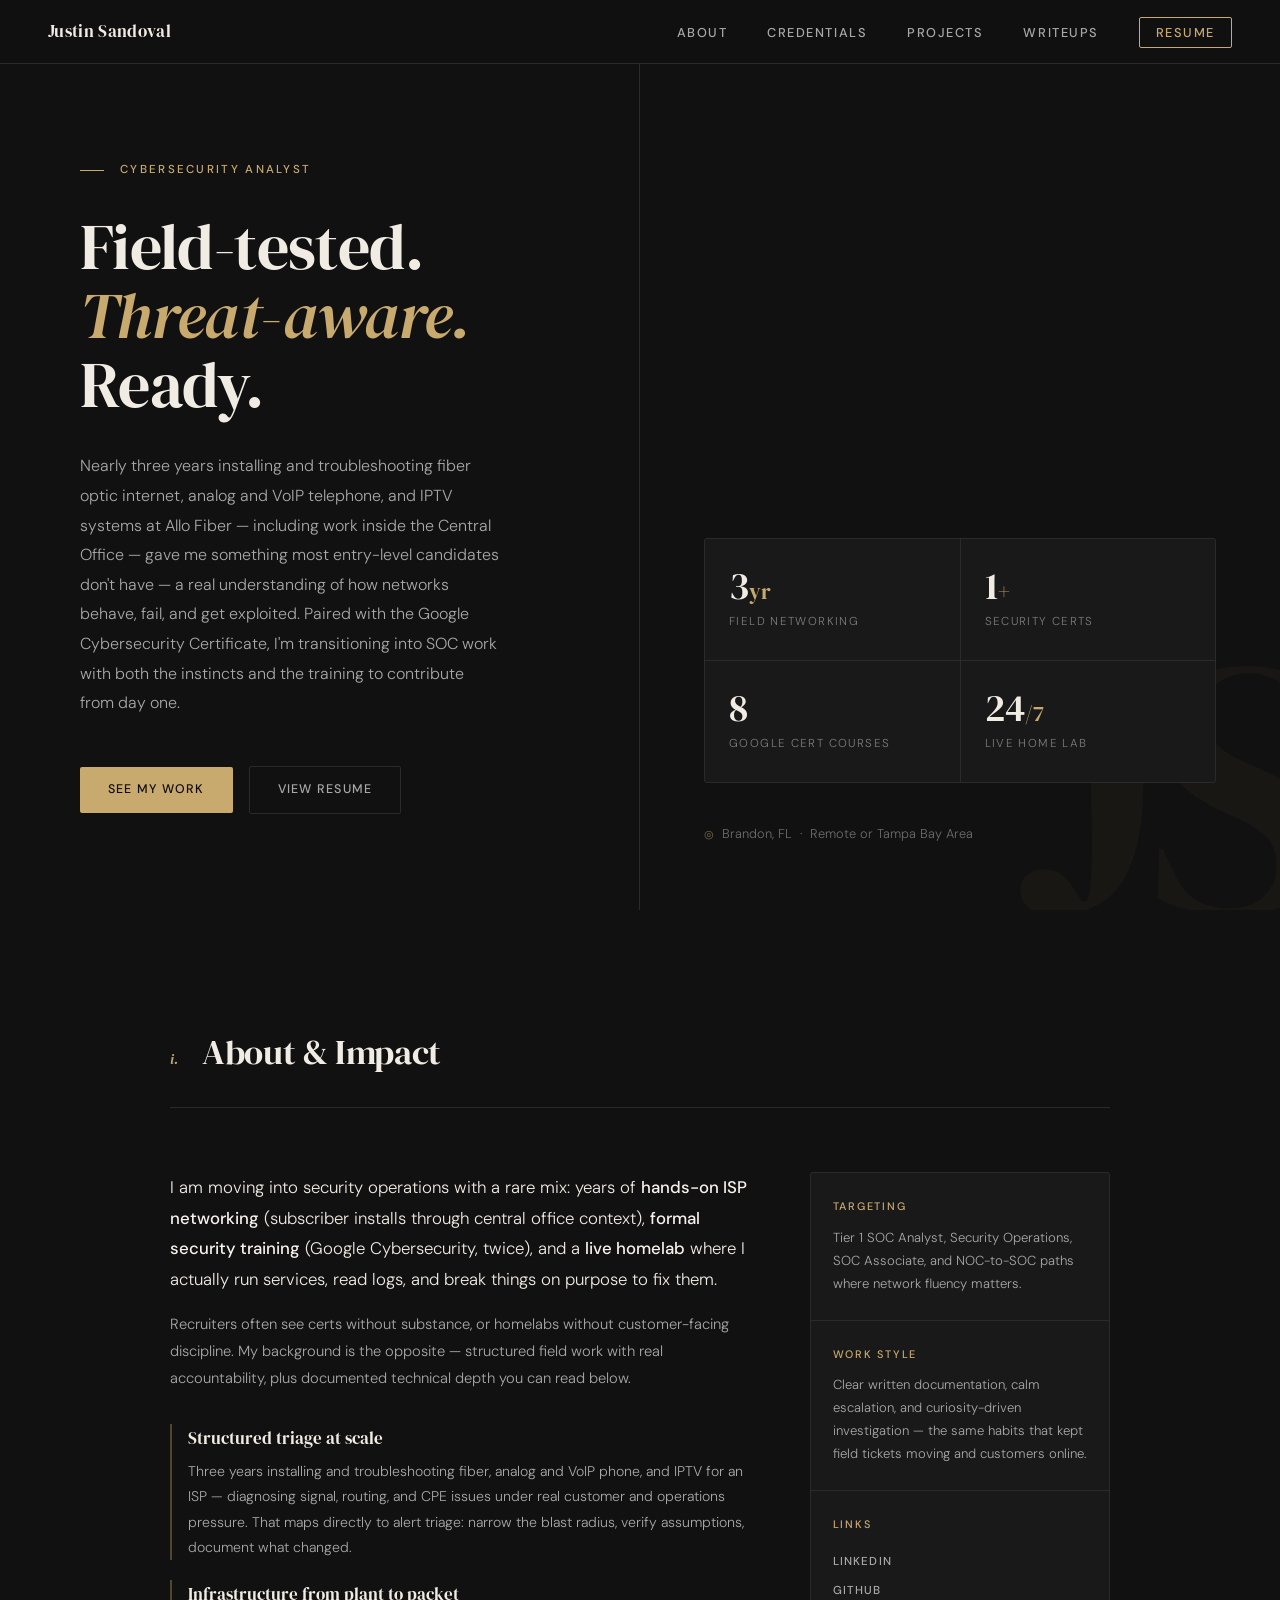
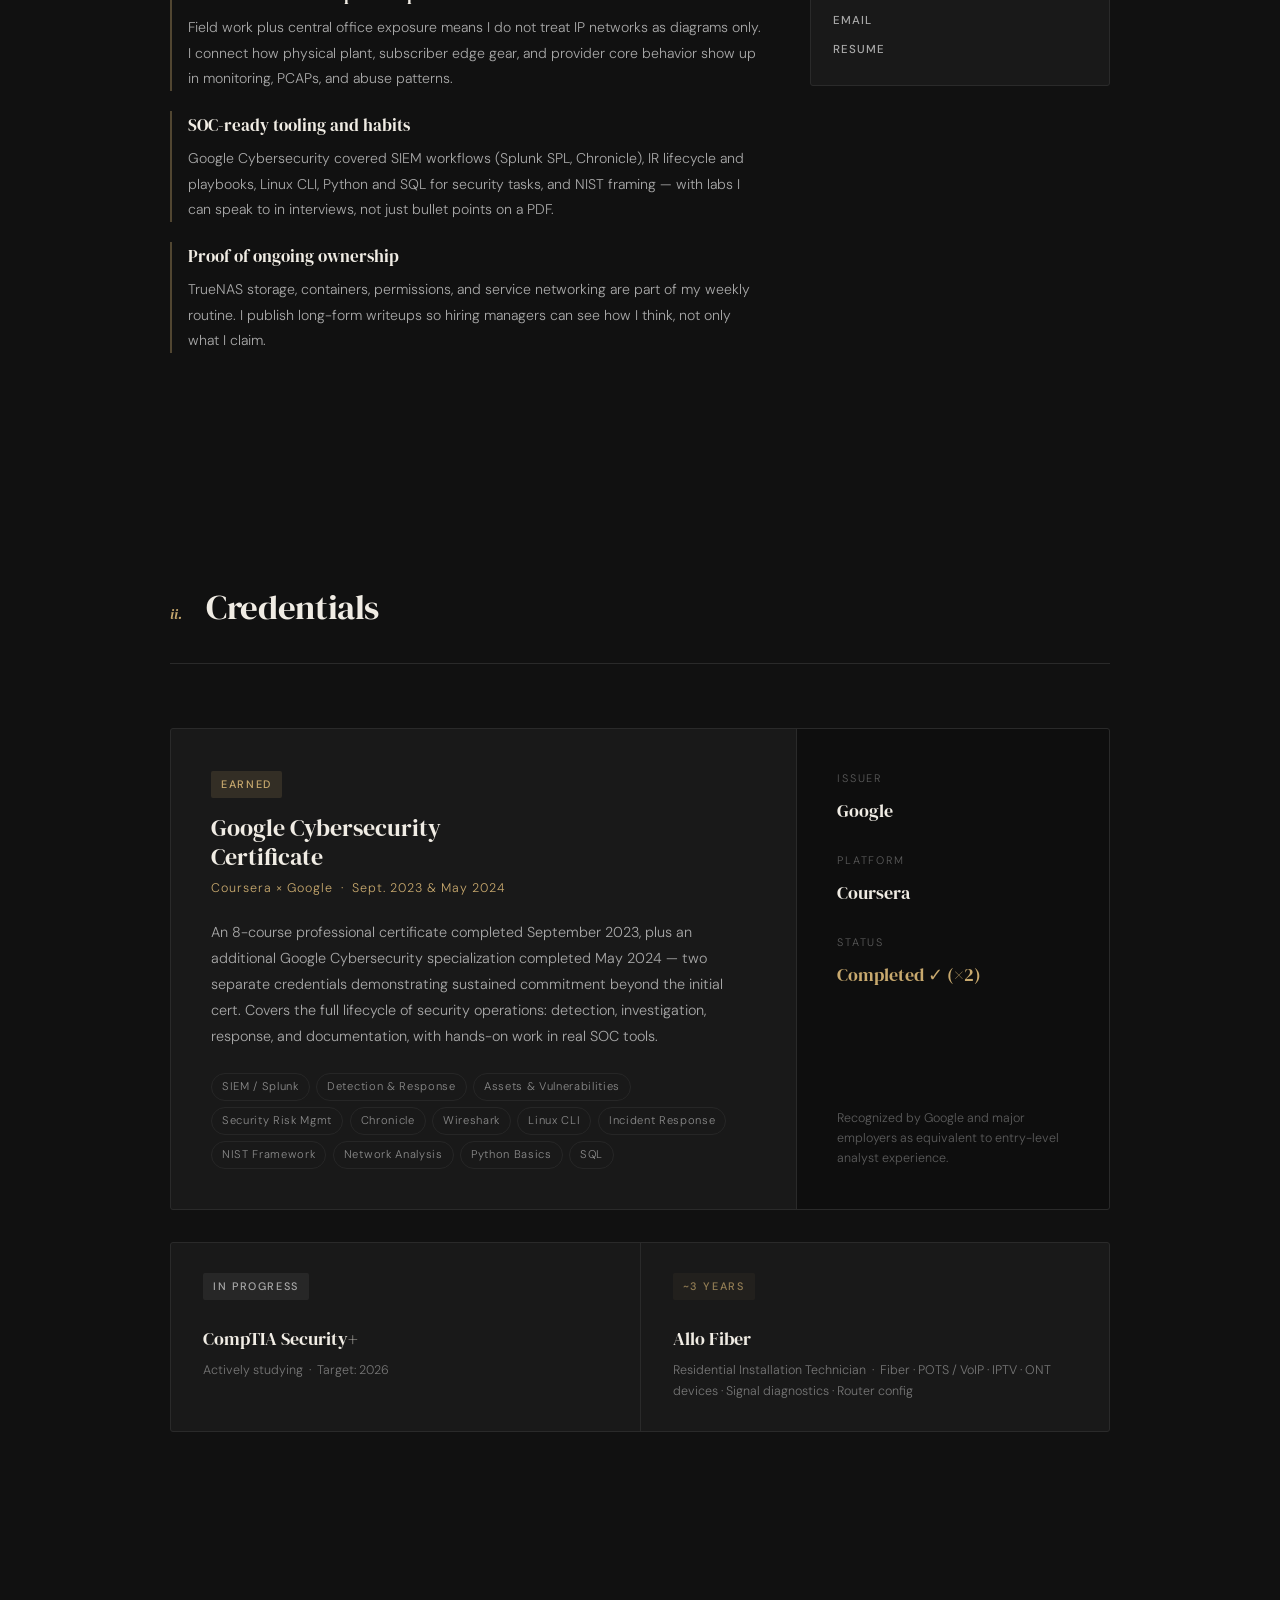
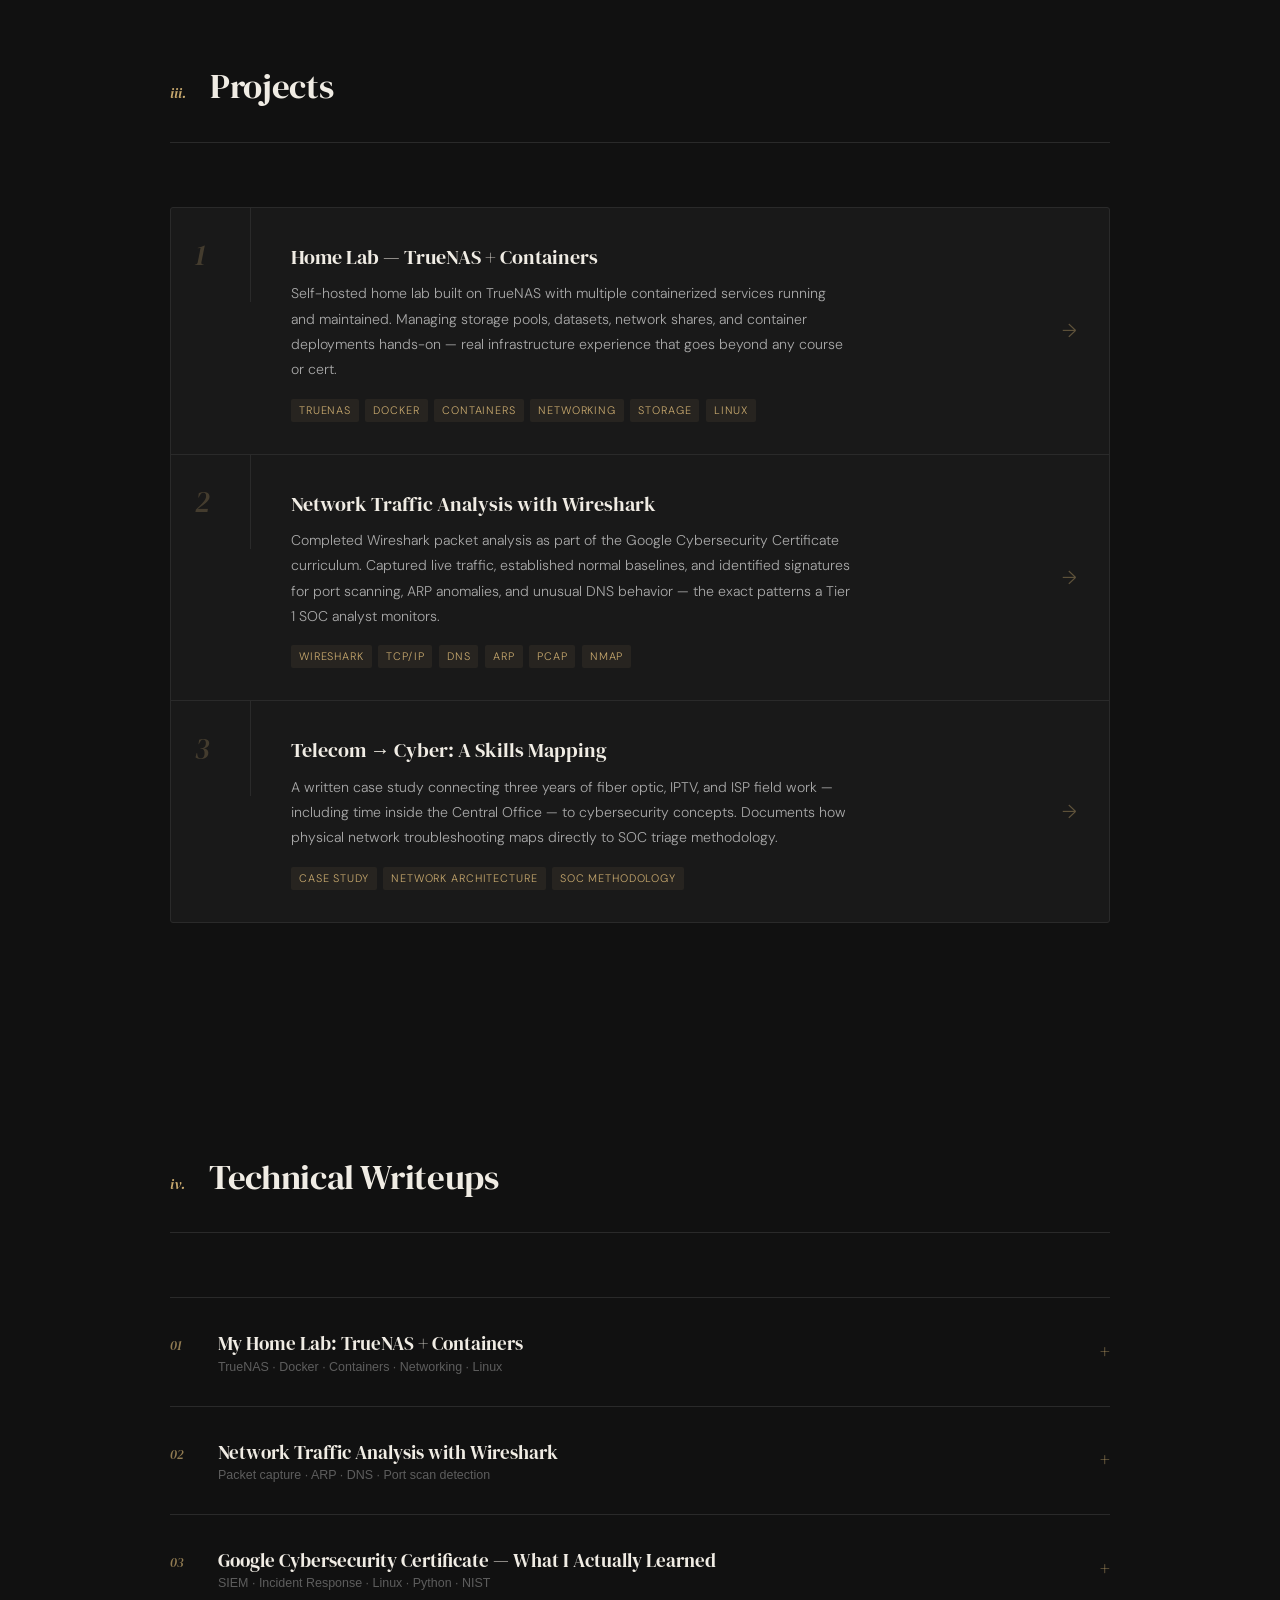
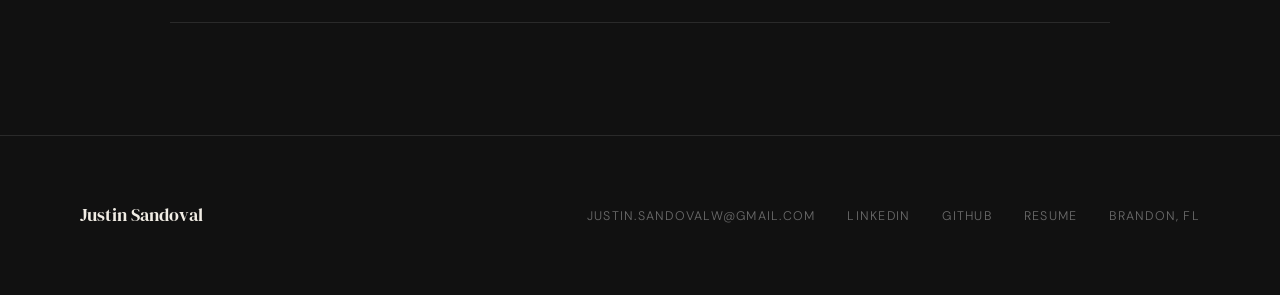
<file: index.html>
<!DOCTYPE html>
<html lang="en">
<head>
<meta charset="UTF-8">
<meta name="viewport" content="width=device-width, initial-scale=1.0">
<meta name="description" content="Justin Sandoval — ISP field networking background, Google Cybersecurity Certificate, homelab and SOC-oriented projects. Open to security operations roles in Tampa Bay or remote.">
<title>Justin Sandoval — Cybersecurity</title>
<link href="https://fonts.googleapis.com/css2?family=DM+Serif+Display:ital@0;1&family=DM+Sans:wght@300;400;500&display=swap" rel="stylesheet">
<link rel="stylesheet" href="portfolio.css">
</head>
<body>

<nav>
  <div class="nav-name">Justin Sandoval</div>
  <ul class="nav-links">
    <li><a href="#about">About</a></li>
    <li><a href="#certs">Credentials</a></li>
    <li><a href="#projects">Projects</a></li>
    <li><a href="#writeups">Writeups</a></li>
    <li><a href="resume.html" class="nav-cta">Resume</a></li>
  </ul>
</nav>

<!-- ══ HERO ══════════════════════════════════════════════ -->
<section class="hero">
  <div class="hero-left">
    <div class="hero-eyebrow">Cybersecurity Analyst</div>
    <h1>Field-tested.<br><em>Threat-aware.</em><br>Ready.</h1>
    <p class="hero-body">
      Nearly three years installing and troubleshooting fiber optic internet, analog and VoIP telephone, and IPTV systems at Allo Fiber — including work inside the Central Office — gave me something most entry-level candidates don't have — a real understanding of how networks behave, fail, and get exploited. Paired with the Google Cybersecurity Certificate, I'm transitioning into SOC work with both the instincts and the training to contribute from day one.
    </p>
    <div class="hero-actions">
      <a href="#projects" class="btn btn-solid">See My Work</a>
      <a href="resume.html" class="btn btn-ghost">View Resume</a>
    </div>
  </div>

  <div class="hero-right">
    <div class="stat-grid">
      <div class="stat">
        <div class="stat-num">3<span>yr</span></div>
        <div class="stat-label">Field Networking</div>
      </div>
      <div class="stat">
        <div class="stat-num">1<span>+</span></div>
        <div class="stat-label">Security Certs</div>
      </div>
      <div class="stat">
        <div class="stat-num">8</div>
        <div class="stat-label">Google Cert Courses</div>
      </div>
      <div class="stat">
  	<div class="stat-num">24<span>/7</span></div>
  	<div class="stat-label">Live Home Lab</div>
      </div>
    </div>
    <div class="location-line">Brandon, FL &nbsp;·&nbsp; Remote or Tampa Bay Area</div>
  </div>
</section>

<!-- ══ ABOUT ════════════════════════════════════════════ -->
<section class="section" id="about">
  <div class="section-header reveal">
    <span class="section-num">i.</span>
    <h2>About &amp; Impact</h2>
  </div>

  <div class="about-layout reveal">
    <div class="about-main">
      <p class="about-lead">I am moving into security operations with a rare mix: years of <strong>hands-on ISP networking</strong> (subscriber installs through central office context), <strong>formal security training</strong> (Google Cybersecurity, twice), and a <strong>live homelab</strong> where I actually run services, read logs, and break things on purpose to fix them.</p>
      <p class="about-body">Recruiters often see certs without substance, or homelabs without customer-facing discipline. My background is the opposite — structured field work with real accountability, plus documented technical depth you can read below.</p>

      <ul class="about-wins">
        <li>
          <span class="about-win-title">Structured triage at scale</span>
          <span class="about-win-desc">Three years installing and troubleshooting fiber, analog and VoIP phone, and IPTV for an ISP — diagnosing signal, routing, and CPE issues under real customer and operations pressure. That maps directly to alert triage: narrow the blast radius, verify assumptions, document what changed.</span>
        </li>
        <li>
          <span class="about-win-title">Infrastructure from plant to packet</span>
          <span class="about-win-desc">Field work plus central office exposure means I do not treat IP networks as diagrams only. I connect how physical plant, subscriber edge gear, and provider core behavior show up in monitoring, PCAPs, and abuse patterns.</span>
        </li>
        <li>
          <span class="about-win-title">SOC-ready tooling and habits</span>
          <span class="about-win-desc">Google Cybersecurity covered SIEM workflows (Splunk SPL, Chronicle), IR lifecycle and playbooks, Linux CLI, Python and SQL for security tasks, and NIST framing — with labs I can speak to in interviews, not just bullet points on a PDF.</span>
        </li>
        <li>
          <span class="about-win-title">Proof of ongoing ownership</span>
          <span class="about-win-desc">TrueNAS storage, containers, permissions, and service networking are part of my weekly routine. I publish long-form writeups so hiring managers can see how I think, not only what I claim.</span>
        </li>
      </ul>
    </div>

    <aside class="about-aside">
      <div class="about-card">
        <div class="about-card-label">Targeting</div>
        <p class="about-card-text">Tier 1 SOC Analyst, Security Operations, SOC Associate, and NOC-to-SOC paths where network fluency matters.</p>
      </div>
      <div class="about-card">
        <div class="about-card-label">Work style</div>
        <p class="about-card-text">Clear written documentation, calm escalation, and curiosity-driven investigation — the same habits that kept field tickets moving and customers online.</p>
      </div>
      <div class="about-card about-card--links">
        <div class="about-card-label">Links</div>
        <a href="https://www.linkedin.com/in/justin-sandovalw" target="_blank" rel="noopener noreferrer">LinkedIn</a>
        <a href="https://github.com/justinsandovalw" target="_blank" rel="noopener noreferrer">GitHub</a>
        <a href="mailto:justin.sandovalw@gmail.com">Email</a>
        <a href="resume.html">Resume</a>
      </div>
    </aside>
  </div>
</section>

<!-- ══ CREDENTIALS ═══════════════════════════════════════ -->
<section class="section" id="certs">
  <div class="section-header reveal">
    <span class="section-num">ii.</span>
    <h2>Credentials</h2>
  </div>

  <div class="certs-layout reveal">
    <div class="cert-main">
      <div class="cert-tag tag-earned">Earned</div>
      <div class="cert-title">Google Cybersecurity<br>Certificate</div>
      <div class="cert-org">Coursera × Google &nbsp;·&nbsp; Sept. 2023 &amp; May 2024</div>
      <p class="cert-desc">An 8-course professional certificate completed September 2023, plus an additional Google Cybersecurity specialization completed May 2024 — two separate credentials demonstrating sustained commitment beyond the initial cert. Covers the full lifecycle of security operations: detection, investigation, response, and documentation, with hands-on work in real SOC tools.</p>
      <div class="pill-row">
        <span class="pill">SIEM / Splunk</span>
        <span class="pill">Detection &amp; Response</span>
        <span class="pill">Assets &amp; Vulnerabilities</span>
        <span class="pill">Security Risk Mgmt</span>
        <span class="pill">Chronicle</span>
        <span class="pill">Wireshark</span>
        <span class="pill">Linux CLI</span>
        <span class="pill">Incident Response</span>
        <span class="pill">NIST Framework</span>
        <span class="pill">Network Analysis</span>
        <span class="pill">Python Basics</span>
        <span class="pill">SQL</span>
      </div>
    </div>
    <div class="cert-aside">
      <div>
        <div class="cert-aside-label">Issuer</div>
        <div class="cert-aside-val">Google</div>
        <div class="cert-aside-label">Platform</div>
        <div class="cert-aside-val">Coursera</div>
        <div class="cert-aside-label">Status</div>
        <div class="cert-aside-val cert-aside-val--accent">Completed ✓ (×2)</div>
      </div>
      <div class="cert-aside-footnote">
        Recognized by Google and major employers as equivalent to entry-level analyst experience.
      </div>
    </div>
  </div>

  <div class="cert-row reveal">
    <div class="cert-small">
      <div class="cert-tag tag-progress">In Progress</div>
      <div class="cert-small-title">CompTIA Security+</div>
      <div class="cert-small-sub">Actively studying &nbsp;·&nbsp; Target: 2026</div>
    </div>
    <div class="cert-small">
      <div class="cert-tag tag-exp">~3 Years</div>
      <div class="cert-small-title">Allo Fiber</div>
      <div class="cert-small-sub">Residential Installation Technician &nbsp;·&nbsp; Fiber · POTS / VoIP · IPTV · ONT devices · Signal diagnostics · Router config</div>
    </div>
  </div>
</section>

<!-- ══ PROJECTS ═══════════════════════════════════════════ -->
<section class="section" id="projects">
  <div class="section-header reveal">
    <span class="section-num">iii.</span>
    <h2>Projects</h2>
  </div>

  <div class="projects-list reveal">
    <div class="project-row project-row-clickable" onclick="goToWriteup('writeup-lab')">
      <div class="project-num">1</div>
      <div class="project-content">
        <div class="project-name">Home Lab — TrueNAS + Containers</div>
        <p class="project-desc">Self-hosted home lab built on TrueNAS with multiple containerized services running and maintained. Managing storage pools, datasets, network shares, and container deployments hands-on — real infrastructure experience that goes beyond any course or cert.</p>
        <div class="project-tools">
          <span class="tool">TrueNAS</span>
          <span class="tool">Docker</span>
          <span class="tool">Containers</span>
          <span class="tool">Networking</span>
          <span class="tool">Storage</span>
          <span class="tool">Linux</span>
        </div>
      </div>
      <div class="project-arrow">→</div>
    </div>

    <div class="project-row project-row-clickable" onclick="goToWriteup('writeup-network')">
      <div class="project-num">2</div>
      <div class="project-content">
        <div class="project-name">Network Traffic Analysis with Wireshark</div>
        <p class="project-desc">Completed Wireshark packet analysis as part of the Google Cybersecurity Certificate curriculum. Captured live traffic, established normal baselines, and identified signatures for port scanning, ARP anomalies, and unusual DNS behavior — the exact patterns a Tier 1 SOC analyst monitors.</p>
        <div class="project-tools">
          <span class="tool">Wireshark</span>
          <span class="tool">TCP/IP</span>
          <span class="tool">DNS</span>
          <span class="tool">ARP</span>
          <span class="tool">PCAP</span>
          <span class="tool">nmap</span>
        </div>
      </div>
      <div class="project-arrow">→</div>
    </div>

    <div class="project-row project-row-clickable" onclick="goToWriteup('writeup-cert')">
      <div class="project-num">3</div>
      <div class="project-content">
        <div class="project-name">Telecom → Cyber: A Skills Mapping</div>
        <p class="project-desc">A written case study connecting three years of fiber optic, IPTV, and ISP field work — including time inside the Central Office — to cybersecurity concepts. Documents how physical network troubleshooting maps directly to SOC triage methodology.</p>
        <div class="project-tools">
          <span class="tool">Case Study</span>
          <span class="tool">Network Architecture</span>
          <span class="tool">SOC Methodology</span>
        </div>
      </div>
      <div class="project-arrow">→</div>
    </div>
  </div>
</section>

<!-- ══ WRITEUPS ═══════════════════════════════════════════ -->
<section class="section" id="writeups">
  <div class="section-header reveal">
    <span class="section-num">iv.</span>
    <h2>Technical Writeups</h2>
  </div>

  <div class="writeups-list reveal">

    <!-- SOC LAB -->
    <div class="writeup-item" id="writeup-lab">
      <button class="writeup-trigger" onclick="toggleW(this)">
        <div>
          <div class="writeup-trigger-left">
            <span class="wt-num">01</span>
            <span class="wt-title">My Home Lab: TrueNAS + Containers</span>
          </div>
          <div class="wt-sub">TrueNAS · Docker · Containers · Networking · Linux</div>
        </div>
        <span class="wt-toggle">+</span>
      </button>
      <div class="writeup-content">
        <h3>What I'm Running</h3>
        <p>My home lab is built on TrueNAS as the core platform — managing storage pools, datasets, and network shares. On top of that I run containerized services that I deploy, maintain, and troubleshoot as a daily habit. This isn't a course exercise — it's a live environment I actually use.</p>

        <h3>What TrueNAS Teaches You</h3>
        <ul>
          <li>Storage pool management — ZFS datasets, snapshots, replication</li>
          <li>User and permission management — ACLs, dataset permissions, SMB/NFS shares</li>
          <li>Network configuration — static IPs, VLANs, interface management</li>
          <li>Service monitoring — watching what's running, what's failing, and why</li>
        </ul>

        <h3>Containers</h3>
        <p>Running containerized applications means constantly managing networking between services, volume mounts, port mappings, and environment configs. When something breaks, you troubleshoot it — no instructor, no walkthrough. That problem-solving process is exactly what SOC work demands.</p>

        <h3>Why This Matters for Security</h3>
        <ul>
          <li>You can't protect what you don't understand — I understand how these systems are built</li>
          <li>Running real services means real attack surface — I think about exposure by default</li>
          <li>Log reading is a daily habit — TrueNAS surfaces system logs constantly</li>
          <li>Networking is intuitive, not theoretical — I've broken and fixed it myself</li>
        </ul>

        <h3>The Field Connection</h3>
        <p>Three years at Allo Fiber — installing fiber internet, analog and VoIP phone, and IPTV over IP networks, including work inside the Central Office — taught me how networks are physically built from the backbone out. The home lab is where I'm building the software and security layer on top of that foundation. The combination — physical infrastructure instinct plus live systems administration — is something most entry-level candidates don't have.</p>
      </div>
    </div>

    <!-- WIRESHARK -->
    <div class="writeup-item" id="writeup-network">
      <button class="writeup-trigger" onclick="toggleW(this)">
        <div>
          <div class="writeup-trigger-left">
            <span class="wt-num">02</span>
            <span class="wt-title">Network Traffic Analysis with Wireshark</span>
          </div>
          <div class="wt-sub">Packet capture · ARP · DNS · Port scan detection</div>
        </div>
        <span class="wt-toggle">+</span>
      </button>
      <div class="writeup-content">
        <h3>Objective</h3>
        <p>Capture real network traffic, document what normal looks like, then identify the signatures of three common attack patterns — port scanning, ARP poisoning, and DNS abuse.</p>

        <h3>Establishing a Baseline</h3>
        <p>Before you can detect an attack, you need to know what clean traffic looks like on your network. Key normal patterns I documented:</p>
        <ul>
          <li>ARP broadcasts limited to local subnet — routine "who has X.X.X.X?" queries</li>
          <li>DNS queries going only to known resolvers, returning fast, for recognizable domains</li>
          <li>TCP handshakes completing cleanly — SYN, SYN-ACK, ACK, data, FIN</li>
          <li>HTTPS dominating outbound — most real traffic is encrypted TLS 1.3</li>
        </ul>

        <h3>Detecting a Port Scan</h3>
        <p>Ran a controlled nmap scan from the Kali VM and captured it. The signature is unmistakable once you know what to look for:</p>
        <div class="code-snip">
<span class="c"># Wireshark display filter — isolate SYN packets (no ACK)</span>
tcp.flags.syn == 1 and tcp.flags.ack == 0

<span class="c"># What you see: one source IP, sequential destination ports,</span>
<span class="c"># rapid SYN packets, mostly RST responses = textbook nmap</span>
        </div>

        <h3>ARP Poisoning Indicators</h3>
        <ul>
          <li>Unsolicited ARP replies (no prior ARP request) — classic sign of gratuitous ARP attack</li>
          <li>Two different MAC addresses claiming ownership of the same IP</li>
          <li>ARP reply rate far above baseline — poisoning requires sustained broadcast flooding</li>
        </ul>

        <h3>DNS Abuse Pattern</h3>
        <ul>
          <li>Queries for long, random-looking subdomains — typical DNS tunneling indicator</li>
          <li>Unusually large DNS response payloads — data being smuggled in TXT records</li>
          <li>High query volume to a single domain from one host — exfil over DNS</li>
        </ul>

        <h3>The Field Connection</h3>
        <p>Signal tracing in fiber and IPTV work and packet analysis in security are the same mental model: you know what a healthy signal looks like, you watch for deviation, you trace it to source. The tools are different. The thinking isn't.</p>
        <p>Working inside Allo Fiber's Central Office gave me a picture of what ISP backbone infrastructure actually looks like — the switching and routing equipment that everything else depends on. That context makes network monitoring feel concrete rather than abstract.</p>
      </div>
    </div>

    <!-- GOOGLE CERT -->
    <div class="writeup-item" id="writeup-cert">
      <button class="writeup-trigger" onclick="toggleW(this)">
        <div>
          <div class="writeup-trigger-left">
            <span class="wt-num">03</span>
            <span class="wt-title">Google Cybersecurity Certificate — What I Actually Learned</span>
          </div>
          <div class="wt-sub">SIEM · Incident Response · Linux · Python · NIST</div>
        </div>
        <span class="wt-toggle">+</span>
      </button>
      <div class="writeup-content">
        <h3>Why I'm Writing This</h3>
        <p>A lot of people list this cert on a resume without explaining what it actually taught them. Here's my honest breakdown — what stuck, what I practiced, and how I connected it to real experience.</p>

        <h3>Networks & Network Security</h3>
        <p>This was the module that clicked hardest for me. TCP/IP, DNS, DHCP, routing — I'd seen all of it in the field without knowing the formal names. The cert gave me the vocabulary to talk about things I already understood physically.</p>
        <ul>
          <li>OSI and TCP/IP models — finally had names for layers I'd worked with</li>
          <li>Common attacks: DoS/DDoS, MITM, packet sniffing, IP spoofing</li>
          <li>Firewall rules, VPNs, proxy servers, network segmentation</li>
        </ul>

        <h3>SIEM — Hands-on with Splunk & Chronicle</h3>
        <ul>
          <li>Writing SPL (Search Processing Language) queries to find events in log data</li>
          <li>Building dashboards to surface alert patterns over time</li>
          <li>Google Chronicle — cloud-native SIEM, enterprise-scale log correlation</li>
          <li>Alert triage methodology — how to prioritize and investigate without alert fatigue</li>
        </ul>

        <h3>Incident Response</h3>
        <ul>
          <li>NIST IR lifecycle — Prepare, Detect, Contain, Eradicate, Recover, Post-Incident</li>
          <li>Writing and following playbooks for specific incident types</li>
          <li>Documenting IOCs, affected assets, timelines — the part that actually matters in a real SOC</li>
        </ul>

        <h3>Linux & Python</h3>
        <ul>
          <li>CLI navigation, file permissions, user management, bash scripting basics</li>
          <li>Python for automating repetitive security tasks — log parsing, file searching</li>
          <li>SQL queries for pulling records from log databases</li>
        </ul>

        <h3>My Honest Assessment</h3>
        <p>The cert is real preparation, not a participation trophy. It gave me frameworks, vocabulary, and hands-on practice. What it can't give you is the feel for how physical networks are built — that part came from three years in the field, and I think the combination is genuinely stronger than either alone.</p>
      </div>
    </div>

  </div>
</section>

<!-- ══ FOOTER ══════════════════════════════════════════════ -->
<footer>
  <div class="footer-name">Justin Sandoval</div>
  <ul class="footer-links">
    <li><a href="mailto:justin.sandovalw@gmail.com">justin.sandovalw@gmail.com</a></li>
    <li><a href="https://www.linkedin.com/in/justin-sandovalw" target="_blank" rel="noopener noreferrer">LinkedIn</a></li>
    <li><a href="https://github.com/justinsandovalw" target="_blank" rel="noopener noreferrer">GitHub</a></li>
    <li><a href="resume.html">Resume</a></li>
    <li><a href="#">Brandon, FL</a></li>
  </ul>
</footer>

<script>
function toggleW(btn) {
  const item = btn.closest('.writeup-item');
  item.classList.toggle('open');
}

function goToWriteup(id) {
  const el = document.getElementById(id);
  if (!el) return;
  el.classList.add('open');
  setTimeout(() => el.scrollIntoView({ behavior: 'smooth', block: 'start' }), 50);
}

// Scroll reveal
const obs = new IntersectionObserver(entries => {
  entries.forEach(e => { if (e.isIntersecting) { e.target.classList.add('on'); obs.unobserve(e.target); } });
}, { threshold: 0.08 });
document.querySelectorAll('.reveal').forEach(el => obs.observe(el));
</script>
</body>
</html>
</file>
<file: portfolio.css>
*, *::before, *::after { margin: 0; padding: 0; box-sizing: border-box; }

:root {
  --ink:    #0e0e0e;
  --paper:  #111111;
  --lifted: #191919;
  --rule:   #2a2a2a;
  --body:   #a8a8a8;
  --head:   #f0ece4;
  --amber:  #c8a96e;
  --amber2: #e8c98e;
  --white:  #f7f3ec;
  --serif:  'DM Serif Display', Georgia, serif;
  --sans:   'DM Sans', sans-serif;
}

html { scroll-behavior: smooth; font-size: 16px; }

body {
  background: var(--paper);
  color: var(--body);
  font-family: var(--sans);
  font-weight: 300;
  line-height: 1.75;
  -webkit-font-smoothing: antialiased;
}

/* ─── NAV ─────────────────────────────────────────────── */
nav {
  position: fixed;
  top: 0; left: 0; right: 0;
  z-index: 99;
  display: flex;
  align-items: center;
  justify-content: space-between;
  padding: 0 3rem;
  height: 64px;
  background: rgba(17,17,17,0.96);
  border-bottom: 1px solid var(--rule);
  backdrop-filter: blur(8px);
}

.nav-name {
  font-family: var(--serif);
  font-size: 1.05rem;
  color: var(--head);
  letter-spacing: 0.02em;
}

.nav-links {
  display: flex;
  gap: 2.5rem;
  list-style: none;
}

.nav-links a {
  color: var(--body);
  text-decoration: none;
  font-size: 0.8rem;
  font-weight: 500;
  letter-spacing: 0.12em;
  text-transform: uppercase;
  transition: color 0.2s;
}

.nav-links a:hover { color: var(--amber); }

.nav-cta {
  font-size: 0.78rem;
  font-weight: 500;
  letter-spacing: 0.08em;
  text-transform: uppercase;
  color: var(--amber) !important;
  border: 1px solid var(--amber);
  padding: 6px 16px;
  border-radius: 2px;
  transition: background 0.2s, color 0.2s !important;
}

.nav-cta:hover {
  background: var(--amber) !important;
  color: var(--ink) !important;
}

/* ─── HERO ────────────────────────────────────────────── */
.hero {
  min-height: 100vh;
  display: grid;
  grid-template-columns: 1fr 1fr;
  padding-top: 64px;
}

.hero-left {
  display: flex;
  flex-direction: column;
  justify-content: center;
  padding: 6rem 4rem 6rem 5rem;
  border-right: 1px solid var(--rule);
}

.hero-eyebrow {
  font-size: 0.72rem;
  font-weight: 500;
  letter-spacing: 0.2em;
  text-transform: uppercase;
  color: var(--amber);
  margin-bottom: 2rem;
  display: flex;
  align-items: center;
  gap: 1rem;
}

.hero-eyebrow::before {
  content: '';
  display: block;
  width: 24px;
  height: 1px;
  background: var(--amber);
}

h1 {
  font-family: var(--serif);
  font-size: clamp(3rem, 5vw, 4.5rem);
  font-weight: 400;
  line-height: 1.08;
  color: var(--head);
  letter-spacing: -0.01em;
  margin-bottom: 2rem;
}

h1 em {
  font-style: italic;
  color: var(--amber);
}

.hero-body {
  font-size: 1rem;
  line-height: 1.85;
  color: var(--body);
  max-width: 420px;
  margin-bottom: 3rem;
}

.hero-actions {
  display: flex;
  gap: 1rem;
  align-items: center;
}

.btn {
  font-family: var(--sans);
  font-size: 0.78rem;
  font-weight: 500;
  letter-spacing: 0.1em;
  text-transform: uppercase;
  text-decoration: none;
  padding: 12px 28px;
  border-radius: 2px;
  cursor: pointer;
  transition: all 0.2s;
  border: none;
  display: inline-block;
}

.btn-solid {
  background: var(--amber);
  color: var(--ink);
}

.btn-solid:hover { background: var(--amber2); }

.btn-ghost {
  background: transparent;
  color: var(--body);
  border: 1px solid var(--rule);
}

.btn-ghost:hover { border-color: var(--body); color: var(--head); }

.hero-right {
  display: flex;
  flex-direction: column;
  justify-content: flex-end;
  padding: 4rem 4rem 4rem 4rem;
  position: relative;
  overflow: hidden;
}

/* Big background letter */
.hero-right::before {
  content: 'JS';
  position: absolute;
  right: -0.1em;
  bottom: -0.15em;
  font-family: var(--serif);
  font-size: 28vw;
  line-height: 1;
  color: rgba(200,169,110,0.04);
  pointer-events: none;
  user-select: none;
  letter-spacing: -0.05em;
}

.stat-grid {
  display: grid;
  grid-template-columns: 1fr 1fr;
  gap: 1px;
  background: var(--rule);
  border: 1px solid var(--rule);
  border-radius: 3px;
  overflow: hidden;
  margin-bottom: 2.5rem;
  position: relative;
  z-index: 1;
}

.stat {
  background: var(--lifted);
  padding: 1.75rem 1.5rem;
  transition: background 0.2s;
}

.stat:hover { background: #1e1e1e; }

.stat-num {
  font-family: var(--serif);
  font-size: 2.4rem;
  color: var(--head);
  line-height: 1;
  margin-bottom: 0.4rem;
}

.stat-num span { color: var(--amber); font-size: 1.4rem; }

.stat-label {
  font-size: 0.72rem;
  letter-spacing: 0.12em;
  text-transform: uppercase;
  color: var(--body);
  opacity: 0.7;
}

.location-line {
  font-size: 0.8rem;
  color: var(--body);
  opacity: 0.6;
  position: relative;
  z-index: 1;
  display: flex;
  align-items: center;
  gap: 0.5rem;
}

.location-line::before {
  content: '◎';
  color: var(--amber);
  font-size: 0.7rem;
}

/* ─── ABOUT ───────────────────────────────────────────── */
.about-layout {
  display: grid;
  grid-template-columns: 1fr minmax(240px, 300px);
  gap: 3rem;
  align-items: start;
}

.about-lead {
  font-size: 1.05rem;
  line-height: 1.82;
  color: var(--head);
  margin-bottom: 1rem;
  max-width: 640px;
}

.about-lead strong {
  font-weight: 500;
  color: var(--white);
}

.about-body {
  font-size: 0.92rem;
  line-height: 1.85;
  color: var(--body);
  margin-bottom: 2rem;
  max-width: 640px;
}

.about-wins {
  list-style: none;
  display: flex;
  flex-direction: column;
  gap: 1.25rem;
  max-width: 640px;
}

.about-wins li {
  padding-left: 1rem;
  border-left: 2px solid rgba(200, 169, 110, 0.35);
}

.about-win-title {
  display: block;
  font-family: var(--serif);
  font-size: 1.05rem;
  color: var(--head);
  font-weight: 400;
  margin-bottom: 0.35rem;
}

.about-win-desc {
  display: block;
  font-size: 0.88rem;
  line-height: 1.8;
  color: var(--body);
}

.about-aside {
  display: flex;
  flex-direction: column;
  gap: 1px;
  background: var(--rule);
  border: 1px solid var(--rule);
  border-radius: 3px;
  overflow: hidden;
}

.about-card {
  background: var(--lifted);
  padding: 1.5rem 1.35rem;
}

.about-card-label {
  font-size: 0.68rem;
  font-weight: 500;
  letter-spacing: 0.16em;
  text-transform: uppercase;
  color: var(--amber);
  margin-bottom: 0.65rem;
}

.about-card-text {
  font-size: 0.82rem;
  line-height: 1.75;
  color: var(--body);
}

.about-card--links {
  display: flex;
  flex-direction: column;
  align-items: flex-start;
  gap: 0.5rem;
}

.about-card--links a {
  font-size: 0.72rem;
  font-weight: 500;
  letter-spacing: 0.1em;
  text-transform: uppercase;
  color: var(--body);
  text-decoration: none;
  border-bottom: 1px solid transparent;
  transition: color 0.2s, border-color 0.2s;
}

.about-card--links a:hover {
  color: var(--amber);
  border-bottom-color: rgba(200, 169, 110, 0.4);
}

/* ─── SECTION BASE ────────────────────────────────────── */
.section {
  max-width: 1100px;
  margin: 0 auto;
  padding: 7rem 5rem;
}

.section-header {
  display: flex;
  align-items: baseline;
  gap: 1.5rem;
  margin-bottom: 4rem;
  padding-bottom: 1.5rem;
  border-bottom: 1px solid var(--rule);
}

.section-num {
  font-family: var(--serif);
  font-size: 0.85rem;
  color: var(--amber);
  font-style: italic;
}

h2 {
  font-family: var(--serif);
  font-size: 2.2rem;
  font-weight: 400;
  color: var(--head);
  letter-spacing: -0.01em;
}

/* ─── CERTS ───────────────────────────────────────────── */
.certs-layout {
  display: grid;
  grid-template-columns: 2fr 1fr;
  gap: 1px;
  background: var(--rule);
  border: 1px solid var(--rule);
  border-radius: 3px;
  overflow: hidden;
  margin-bottom: 2rem;
}

.cert-main {
  background: var(--lifted);
  padding: 2.5rem;
}

.cert-aside {
  background: var(--ink);
  padding: 2.5rem;
  display: flex;
  flex-direction: column;
  justify-content: space-between;
}

.cert-tag {
  display: inline-block;
  font-size: 0.68rem;
  font-weight: 500;
  letter-spacing: 0.15em;
  text-transform: uppercase;
  padding: 4px 10px;
  border-radius: 2px;
  margin-bottom: 1rem;
}

.tag-earned { background: rgba(200,169,110,0.15); color: var(--amber); }
.tag-progress { background: rgba(168,168,168,0.1); color: var(--body); }
.tag-exp { background: rgba(200,169,110,0.08); color: var(--amber); opacity: 0.7; }

.cert-title {
  font-family: var(--serif);
  font-size: 1.5rem;
  color: var(--head);
  font-weight: 400;
  margin-bottom: 0.4rem;
  line-height: 1.2;
}

.cert-org {
  font-size: 0.78rem;
  color: var(--amber);
  letter-spacing: 0.08em;
  margin-bottom: 1.25rem;
}

.cert-desc {
  font-size: 0.9rem;
  line-height: 1.8;
  color: var(--body);
  margin-bottom: 1.5rem;
}

.pill-row {
  display: flex;
  flex-wrap: wrap;
  gap: 0.4rem;
}

.pill {
  font-size: 0.7rem;
  letter-spacing: 0.06em;
  padding: 3px 10px;
  border: 1px solid var(--rule);
  border-radius: 20px;
  color: var(--body);
  opacity: 0.8;
}

.cert-aside-label {
  font-size: 0.68rem;
  letter-spacing: 0.18em;
  text-transform: uppercase;
  color: var(--body);
  opacity: 0.5;
  margin-bottom: 0.5rem;
}

.cert-aside-val {
  font-family: var(--serif);
  font-size: 1.1rem;
  color: var(--head);
  margin-bottom: 1.5rem;
}

.cert-aside-val--accent { color: var(--amber); }

.cert-aside-footnote {
  font-size: 0.78rem;
  color: var(--body);
  opacity: 0.5;
  line-height: 1.6;
}

.cert-row {
  display: grid;
  grid-template-columns: 1fr 1fr;
  gap: 1px;
  background: var(--rule);
  border: 1px solid var(--rule);
  border-radius: 3px;
  overflow: hidden;
}

.cert-small {
  background: var(--lifted);
  padding: 1.75rem 2rem;
  transition: background 0.2s;
}

.cert-small:hover { background: #1c1c1c; }

.cert-small-title {
  font-family: var(--serif);
  font-size: 1.1rem;
  color: var(--head);
  font-weight: 400;
  margin: 0.5rem 0 0.3rem;
}

.cert-small-sub {
  font-size: 0.78rem;
  color: var(--body);
  opacity: 0.65;
}

/* ─── PROJECTS ────────────────────────────────────────── */
.projects-list { display: flex; flex-direction: column; gap: 1px; background: var(--rule); border: 1px solid var(--rule); border-radius: 3px; overflow: hidden; }

.project-row {
  background: var(--lifted);
  display: grid;
  grid-template-columns: 80px 1fr auto;
  align-items: start;
  gap: 0;
  transition: background 0.2s;
  cursor: default;
}

.project-row:hover { background: #1c1c1c; }

.project-row-clickable { cursor: pointer; }

.project-num {
  padding: 2rem 1.5rem;
  font-family: var(--serif);
  font-size: 1.8rem;
  color: rgba(200,169,110,0.25);
  font-style: italic;
  border-right: 1px solid var(--rule);
  line-height: 1;
  padding-top: 2.1rem;
}

.project-content { padding: 2rem 2.5rem; }

.project-name {
  font-family: var(--serif);
  font-size: 1.25rem;
  color: var(--head);
  font-weight: 400;
  margin-bottom: 0.4rem;
}

.project-desc {
  font-size: 0.88rem;
  line-height: 1.8;
  color: var(--body);
  max-width: 560px;
  margin-bottom: 1rem;
}

.project-tools { display: flex; flex-wrap: wrap; gap: 0.4rem; }

.tool {
  font-size: 0.68rem;
  letter-spacing: 0.08em;
  text-transform: uppercase;
  padding: 2px 8px;
  background: rgba(200,169,110,0.08);
  color: var(--amber);
  border-radius: 2px;
}

.project-arrow {
  padding: 2rem 2rem;
  color: var(--amber);
  font-size: 1.2rem;
  align-self: center;
  transition: color 0.2s, transform 0.2s;
  opacity: 0.4;
}

.project-row:hover .project-arrow { opacity: 1; transform: translateX(4px); }

/* ─── WRITEUPS ────────────────────────────────────────── */
.writeups-list { display: flex; flex-direction: column; gap: 0; }

.writeup-item {
  border-bottom: 1px solid var(--rule);
}

.writeup-item:first-child { border-top: 1px solid var(--rule); }

.writeup-trigger {
  width: 100%;
  background: none;
  border: none;
  cursor: pointer;
  padding: 2rem 0;
  display: grid;
  grid-template-columns: 1fr auto;
  align-items: center;
  gap: 2rem;
  text-align: left;
  transition: background 0.2s;
}

.writeup-trigger:hover { background: rgba(200,169,110,0.03); }

.writeup-trigger-left { display: flex; align-items: baseline; gap: 1.5rem; }

.wt-num {
  font-family: var(--serif);
  font-size: 0.8rem;
  color: var(--amber);
  font-style: italic;
  opacity: 0.7;
  min-width: 24px;
}

.wt-title {
  font-family: var(--serif);
  font-size: 1.2rem;
  color: var(--head);
  font-weight: 400;
}

.wt-sub {
  font-size: 0.78rem;
  color: var(--body);
  opacity: 0.5;
  margin-top: 0.2rem;
  padding-left: calc(24px + 1.5rem);
}

.wt-toggle {
  font-size: 1.1rem;
  color: var(--amber);
  font-family: var(--serif);
  transition: transform 0.3s;
  line-height: 1;
}

.writeup-item.open .wt-toggle { transform: rotate(45deg); }

.writeup-content {
  display: none;
  padding: 0 0 3rem calc(24px + 1.5rem);
  max-width: 680px;
}

.writeup-item.open .writeup-content { display: block; }

.writeup-content h3 {
  font-family: var(--serif);
  font-size: 0.8rem;
  font-weight: 400;
  letter-spacing: 0.14em;
  text-transform: uppercase;
  color: var(--amber);
  margin: 2rem 0 0.75rem;
}

.writeup-content h3:first-child { margin-top: 0; }

.writeup-content p {
  font-size: 0.9rem;
  line-height: 1.85;
  color: var(--body);
  margin-bottom: 0.75rem;
}

.writeup-content ul {
  list-style: none;
  margin-bottom: 1rem;
}

.writeup-content li {
  font-size: 0.9rem;
  line-height: 1.85;
  color: var(--body);
  padding-left: 1.25rem;
  position: relative;
  margin-bottom: 0.2rem;
}

.writeup-content li::before {
  content: '—';
  position: absolute;
  left: 0;
  color: var(--amber);
  opacity: 0.6;
}

.code-snip {
  background: var(--ink);
  border-left: 2px solid var(--amber);
  padding: 1rem 1.25rem;
  margin: 1rem 0;
  font-family: 'Courier New', monospace;
  font-size: 0.78rem;
  line-height: 1.9;
  color: #aaa;
  overflow-x: auto;
  border-radius: 0 2px 2px 0;
}

.code-snip .c { color: #555; }
.code-snip .v { color: var(--amber); }

/* ─── FOOTER ──────────────────────────────────────────── */
footer {
  border-top: 1px solid var(--rule);
  padding: 4rem 5rem;
  display: flex;
  align-items: center;
  justify-content: space-between;
}

.footer-name {
  font-family: var(--serif);
  font-size: 1.1rem;
  color: var(--head);
}

.footer-links {
  display: flex;
  gap: 2rem;
  list-style: none;
}

.footer-links a {
  font-size: 0.78rem;
  letter-spacing: 0.1em;
  text-transform: uppercase;
  color: var(--body);
  text-decoration: none;
  opacity: 0.6;
  transition: opacity 0.2s;
}

.footer-links a:hover { opacity: 1; color: var(--amber); }

/* ─── REVEAL ANIMATION ────────────────────────────────── */
.reveal {
  opacity: 0;
  transform: translateY(18px);
  transition: opacity 0.65s ease, transform 0.65s ease;
}

.reveal.on { opacity: 1; transform: translateY(0); }

@media (max-width: 900px) {
  .about-layout { grid-template-columns: 1fr; }
}

@media (max-width: 800px) {
  .hero { grid-template-columns: 1fr; }
  .hero-right { display: none; }
  .hero-left { padding: 4rem 2rem; }
  .section { padding: 5rem 2rem; }
  .certs-layout { grid-template-columns: 1fr; }
  .cert-row { grid-template-columns: 1fr; }
  nav { padding: 0 1.5rem; }
  .nav-links { gap: 1.2rem; }
  footer { flex-direction: column; gap: 2rem; text-align: center; padding: 3rem 2rem; }
  .project-row { grid-template-columns: 48px 1fr; }
  .project-arrow { display: none; }
}
</file>
